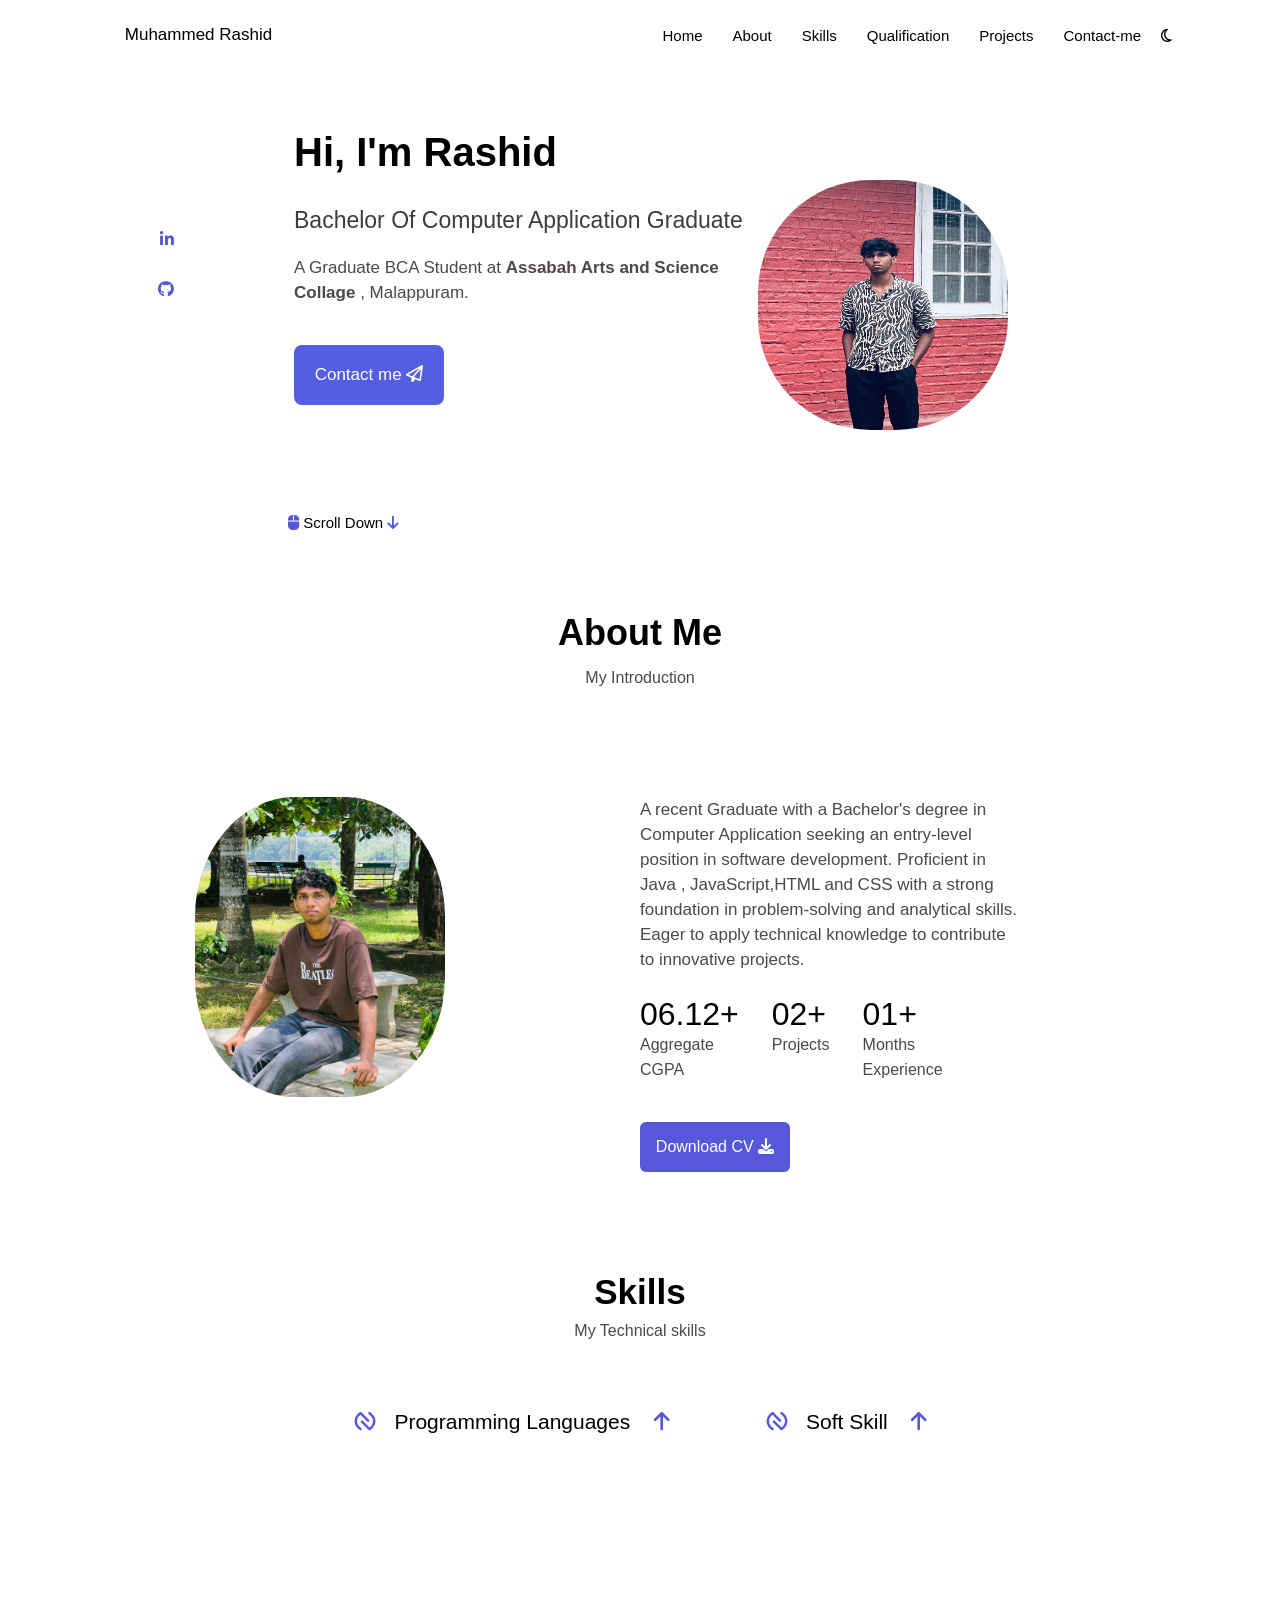
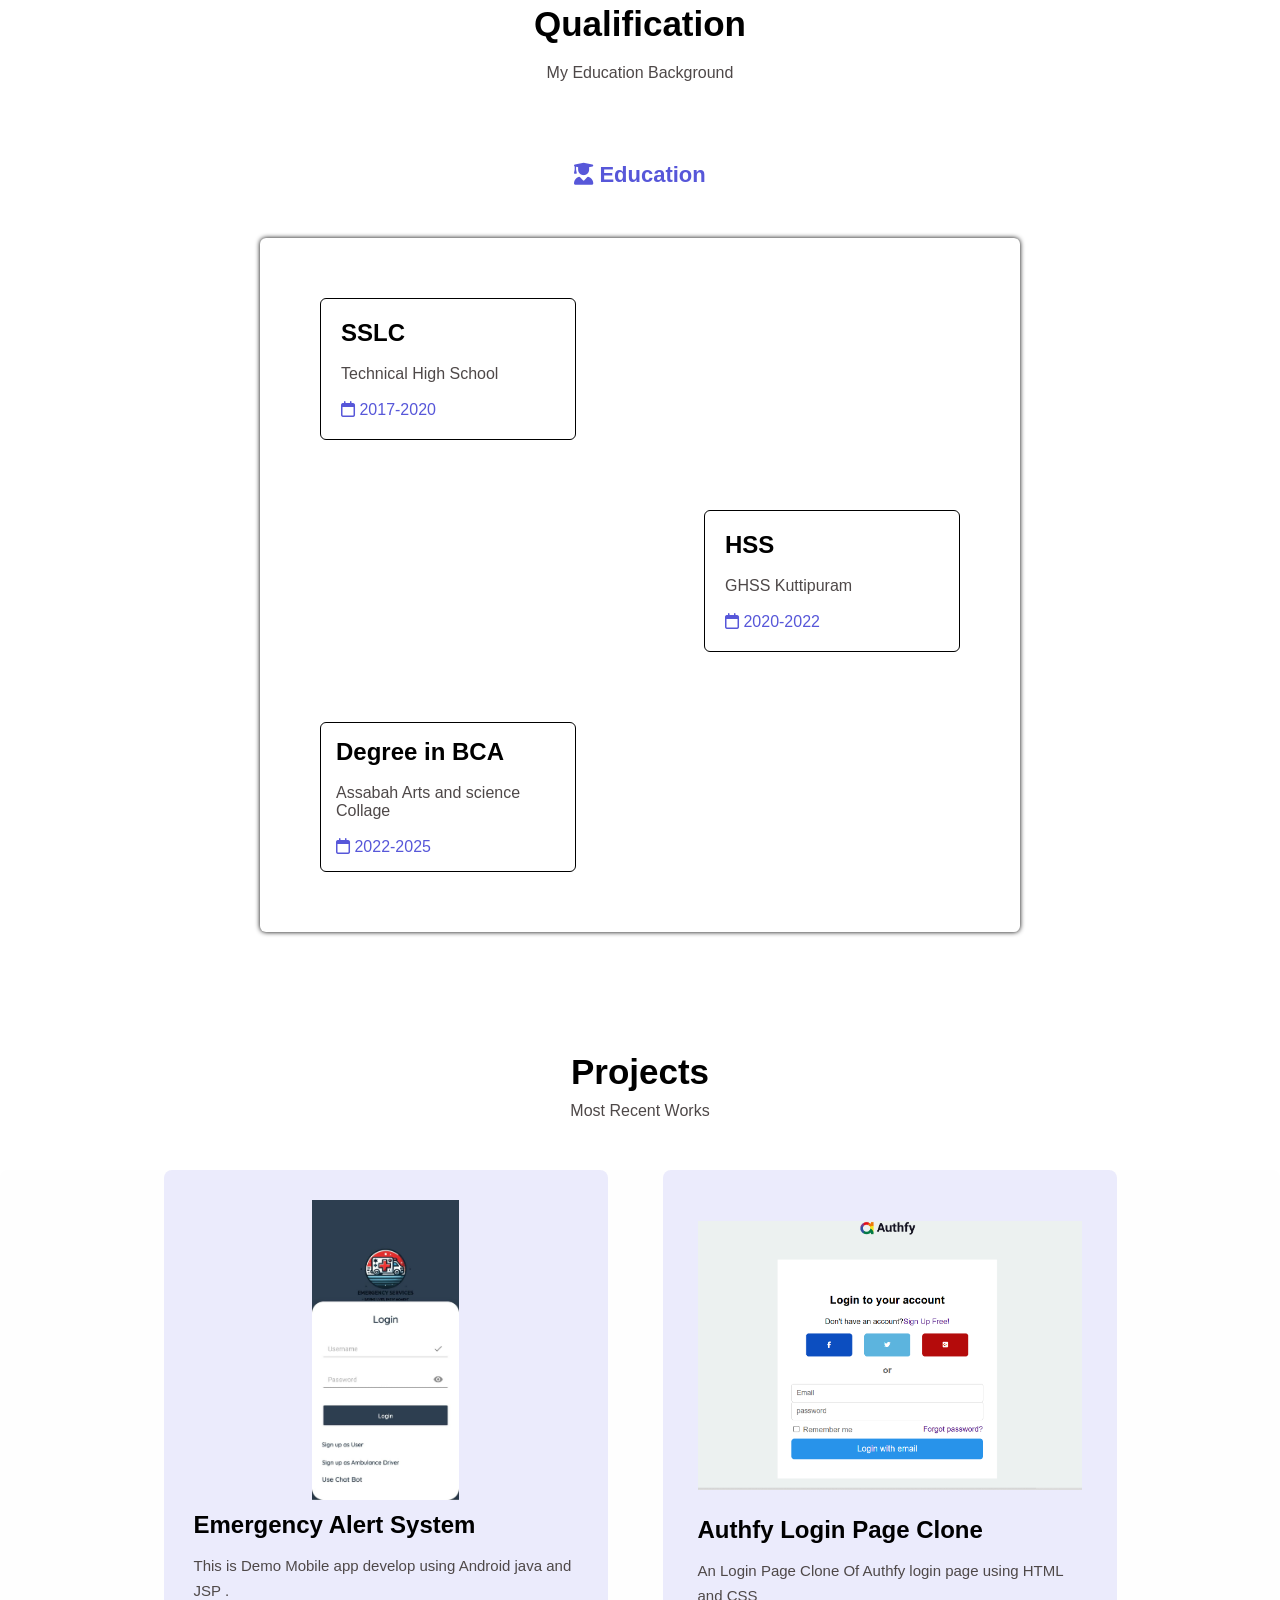
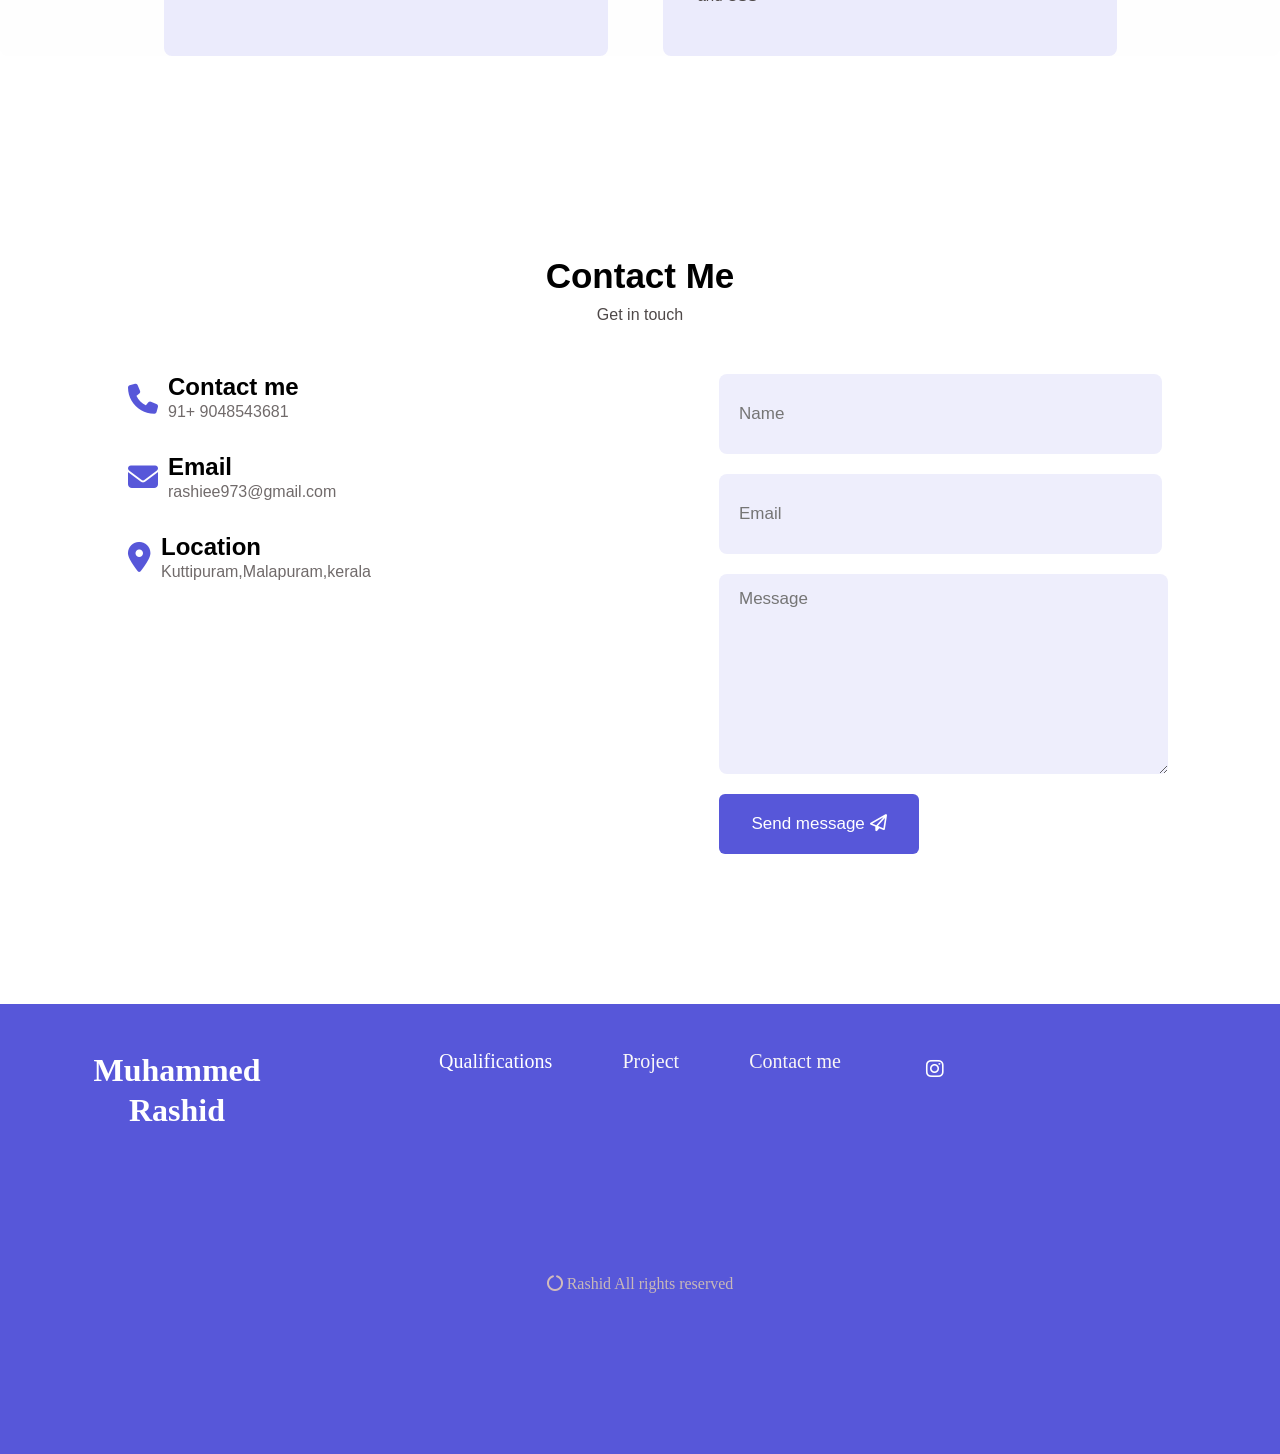
<file: index.html>
<!DOCTYPE html>

<head>

  <meta charset="UTF-8">
    <meta name="viewport" content="width=device-width, initial-scale=1.0">

  <title> mo rashid's portfolio </title>
  <link rel="stylesheet" href="header.css">
  <link rel="stylesheet" href="homepage.css">
  <link rel="stylesheet" href="about.css">
  <link rel="stylesheet" href="skill.css">
  <link rel="stylesheet" href="qualification.css">
  <link rel="stylesheet" href="project.css">
  <link rel="stylesheet" href="contact.css">
  <link rel="stylesheet" href="lastpage.css">
  <link rel="stylesheet" href="https://cdnjs.cloudflare.com/ajax/libs/font-awesome/6.7.2/css/all.min.css"
    integrity="sha512-Evv84Mr4kqVGRNSgIGL/F/aIDqQb7xQ2vcrdIwxfjThSH8CSR7PBEakCr51Ck+w+/U6swU2Im1vVX0SVk9ABhg=="
    crossorigin="anonymous" referrerpolicy="no-referrer" />
</head>

<body>


  <div id="container1">


    <div class="Navbar">
      <div class="leftsection">
        <p>Muhammed Rashid</p>
      </div>
      <div class="centersection">
        <a class="navkeys" href="#container1" style="text-decoration: none;">Home</a>
         <a class="navkeys" href="#container2" style="text-decoration: none;">About</a>
          <a class="navkeys" href="#container3" style="text-decoration: none;">Skills</a>
           <a class="navkeys" href="#container4" style="text-decoration: none;">Qualification</a>
            <a class="navkeys" href="#container5" style="text-decoration: none;">Projects</a>
             <a class="navkeys" href="#container6" style="text-decoration: none;">Contact-me</a>
        
      </div>
      <div class="rightsection">
        <i class="fa-regular fa-moon"></i>
      </div>

    </div>

    <div class="homepage">

      <div class="lefthome">
        <a style=" text-decoration: none;color:rgb(87, 87, 217); " href="https://www.linkedin.com/uas/login?session_redirect=https%3A%2F%2Fwww.linkedin.com%2Fin%2Fme"><i class="fa-brands fa-linkedin-in"></i></a>
        
        <!-- <br> -->
        <!-- <br> -->
        <a style=" text-decoration: none;color:rgb(87, 87, 217); " href="https://github.com/login"><i class="fa-brands fa-github"></i></i></a>
        
      </div>
      <div class="centerhome">
        <h1 class="self">Hi, I'm Rashid</h1>
        <p class="course">Bachelor Of Computer Application Graduate</p>
        <p class="collage">A Graduate BCA Student at <strong> Assabah Arts and Science Collage</strong> , Malappuram.
        </p>
        <button class="contactme" value="submit">Contact me <i class="fa-regular fa-paper-plane"></i></button>
      </div>

      <div class="righthome">
        <img src="rashi.jpeg">
      </div>

    </div>
    <div id="scroll">
      <a class="navkeys" href="#container2" style="text-decoration: none;"> <i class="fa-solid fa-computer-mouse" style="color:rgb(87, 87, 217);"></i> Scroll Down <i
          class="fa-solid fa-arrow-down"style="color:rgb(87, 87, 217);" ></i></a>
     
    </div>

  </div>


  <div id="container2">
    <div class="aboutme">
      <h1> About Me</h1>
    </div>
    <div class="myintro">
      <p> My Introduction</p>
    </div>
    <div class="intropage">
      <div class="introleft">
        <img src="rashiee.jpeg">
      </div>
      <div class="introright">
        <div class="introtop">
          <p> A recent Graduate with a Bachelor's degree in Computer Application seeking an entry-level position in
            software development. Proficient in  Java , JavaScript,HTML and CSS with a strong foundation in
            problem-solving and analytical skills. Eager to apply technical knowledge to contribute to innovative
            projects. </p>
        </div>
        <div class="introcenter">
          <div class="mark">
            <h1>06.12+</h1><br>
            <p>Aggregate<br>
              CGPA</p>
          </div>
          <div class="project">
            <h1>02+</h1><br>
            <p>Projects</p>
          </div>
          <div class="experiance">
            <h1>01+</h1><br>
            <p>Months<br>
              Experience</p>
          </div>

        </div>
        <div class="introbottom">
          <button class="downbtn" value="submit">Download CV <i class="fa-solid fa-download"></i> </button>
        </div>
      </div>
    </div>
    
  </div>



  <div id="container3">
    <div class="skills">
      <p>Skills</p>
    </div>
    <div class="tech">
      <p>My Technical skills</p>
    </div>
    <div class="skillmain">
      <details class="skill-1">
        <summary class="drp1">
          <i class="fa-brands fa-nfc-symbol" style="color: rgb(87, 87, 217);"></i></i>&nbsp;&nbsp; Programming Languages
          &nbsp;&nbsp; <i class="fa-solid fa-arrow-up" style="color: rgb(87, 87, 217);"></i>
        </summary>
        <ul class="pgrm-lng">
          <li>HTML/CSS</li>
          <li>Javascript</li>
          <li>C Language</li>
        </ul>
      </details>
      <details class="skill-2">
        <summary class="drp2">
          <i class="fa-brands fa-nfc-symbol" style="color: rgb(87, 87, 217);"></i> &nbsp;&nbsp;Soft Skill
          &nbsp;&nbsp; <i class="fa-solid fa-arrow-up" style="color: rgb(87, 87, 217);"></i>
        </summary>
        <ul>
          <li>Communication Skill</li>
          <li>Leadership</li>
          <li>Team work</li>
        </ul>
      </details>

    </div>
  </div>


  
  <div id="container4">

    <div class="qualification">
      <p>Qualification</p>
    </div>
    <div class="eduback">
      <p>My Education Background</p>
    </div>
    <div class="education">
      <p><i class="fa-solid fa-user-graduate" style="color: rgb(87, 87, 217);"></i> Education </p>
    </div>
    <div class="edupage">
      <div>
        <div class="school">
        <h2>SSLC</h2><br>
        <p class="institute">Technical High School</p><br>
        <p class="calender"><i class="fa-regular fa-calendar" style="color: rgb(87, 87, 217);"></i> 2017-2020</p>
      </div>
      </div>
      <div class="hs-school">
           <div class="high-school">
        <h2>HSS</h2><br>
        <p class="institute">GHSS Kuttipuram</p><br>
        <p class="calender"><i class="fa-regular fa-calendar" style="color: rgb(87, 87, 217);"></i> 2020-2022</p>
      </div>
      </div>
      <div>
            <div class="degree">
        <h2>Degree in BCA</h2><br>
        <p class="institute">Assabah Arts and science Collage</p><br>
        <p class="calender"><i class="fa-regular fa-calendar" style="color: rgb(87, 87, 217);"></i> 2022-2025</p>
      </div>
      </div>
      
   
  
     
    </div>

  </div>


  <div id="container5">

    <div class="project-2">
      <p> Projects</p>
    </div>
    <div class="recent">
      <p>Most Recent Works</p>
    </div>
    <div class="project-sheet">
      <div class="sheet-left">
       <div class="em-photo">  </div> 
       <div class="em-heading"><h2>Emergency Alert System</h2></div>
       <div class="em-desc"><p>This is Demo Mobile app develop using Android java and JSP .</p></div>
      </div>

      <div class="sheet-right">
      <div class="em-photo1"> </div> 
       <div class="em-heading" ><h2>Authfy Login Page Clone</h2></div>
       <div class="em-desc" ><p>An Login Page Clone Of Authfy login page using HTML and CSS</p></div>
      </div>
      </div>
    </div>




  <div id="container6">
    <div class="contact">
      <p>Contact Me</p>
    </div>
    <div class="touch">
      <p>Get in touch</p>
    </div>
    <div class="contact-main">
      <div class="contact-left">
        <div class="left1">
          <div class="icon1">
            <i class="fa-solid fa-phone" style="color: rgb(87, 87, 217); font-size: 30px;"></i>
          </div>
          <div class="d-icon-1">
            <h2>Contact me</h2>
            <span style="color:rgb(112, 106, 106) ; ">91+ 9048543681</span>
          </div>

        </div>
        <div class="left2">
          <div class="icon2">
            <i class="fa-solid fa-envelope" style="color: rgb(87, 87, 217); font-size: 30px; "></i>
          </div>
          <div class="d-icon-2">
            <h2>Email</h2>
            <span style="color:rgb(112, 106, 106);">rashiee973@gmail.com</span>
          </div>
        </div>
        <div class="left3">
          <div class="icon3">
            <i class="fa-solid fa-location-dot" style="color: rgb(87, 87, 217); font-size: 30px;"></i>
          </div>
          <div class="d-icon-3">
            <h2>Location </h2>
            <span style="color: rgb(112, 106, 106);">Kuttipuram,Malapuram,kerala</span>
          </div>

        </div>
      </div>
      <div class="contact-right">

        <input class="name-box" type="text" placeholder="Name">

        <input class="email-box" type="email" placeholder="Email">
        
        <textarea  name="" class="message-box" placeholder="Message"></textarea>
        
       

        <button id="send-btn" type="submit">Send message <i class="fa-regular fa-paper-plane"></i></button>

      </div>

    </div>
  </div>



  <div id="container7">
    <div class="last-main">
      <div class="last-left">
        <h1>Muhammed </h1>
         <h1> Rashid</h1>
        
      </div>
      <div class="last-center">
        <div>  <a style="color: rgb(255, 255, 255);font-size: 20px; text-decoration: none;" href="#container4">Qualifications</a></div>
        <div>  <a style="color:  rgb(250, 248, 248);font-size: 20px; text-decoration: none;" href="#container4">Project</a></div>
        <div>  <a style="color:  rgb(248, 245, 245);font-size: 20px; text-decoration: none;" href="#container6">Contact me</a></div>
      </div>
      <div class="last-right">
        <a style="color:  rgb(248, 245, 245);font-size: 20px; text-decoration: none;" href="https://www.instagram.com/_rashhid__?igsh=aTJ3OTkzeXFvczJj">  <i  class="fa-brands fa-instagram" style="color: white; font-size: 20px;"></i></a>
      
      </div>
    </div>
    <div class="last-bottom">
      <p><i class="fa-solid fa-circle-notch" style="color: #d1bbbb;"></i> Rashid All rights reserved</p>
    </div>


  </div>

</body>
</file>
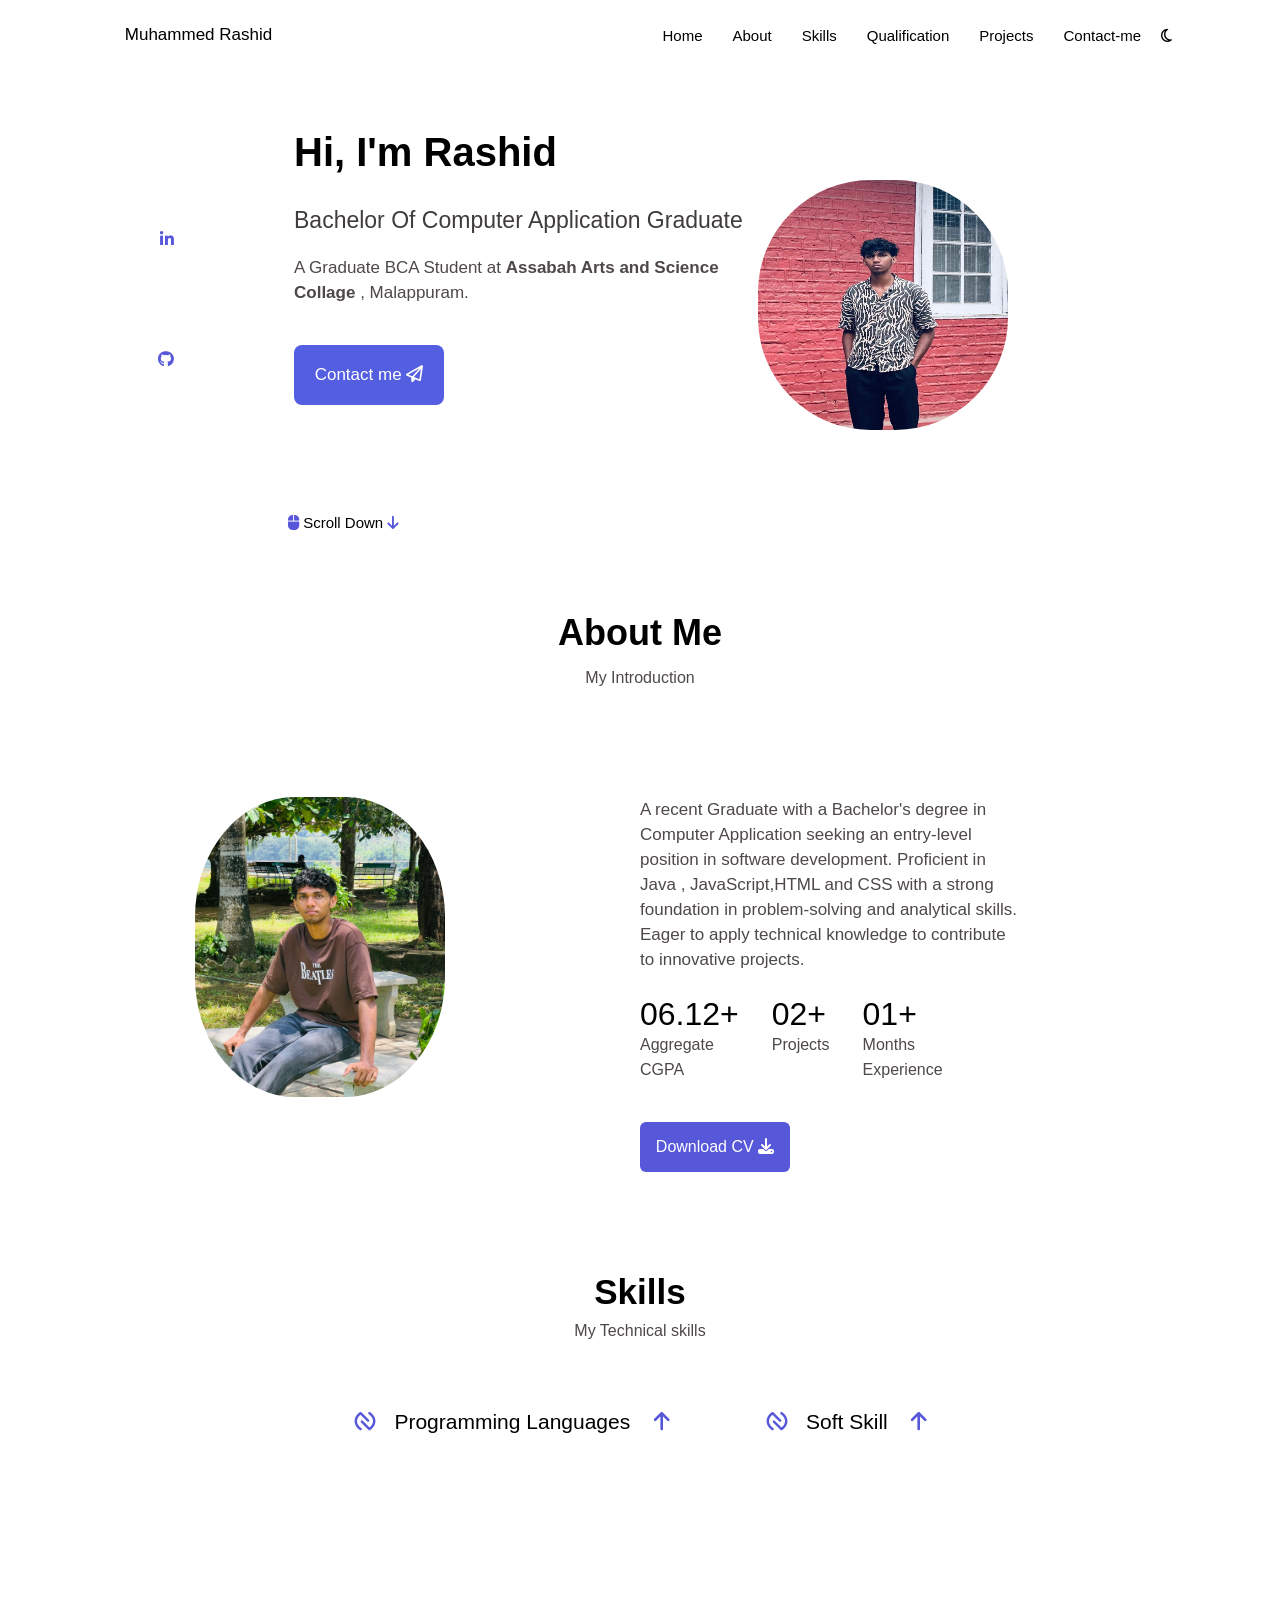
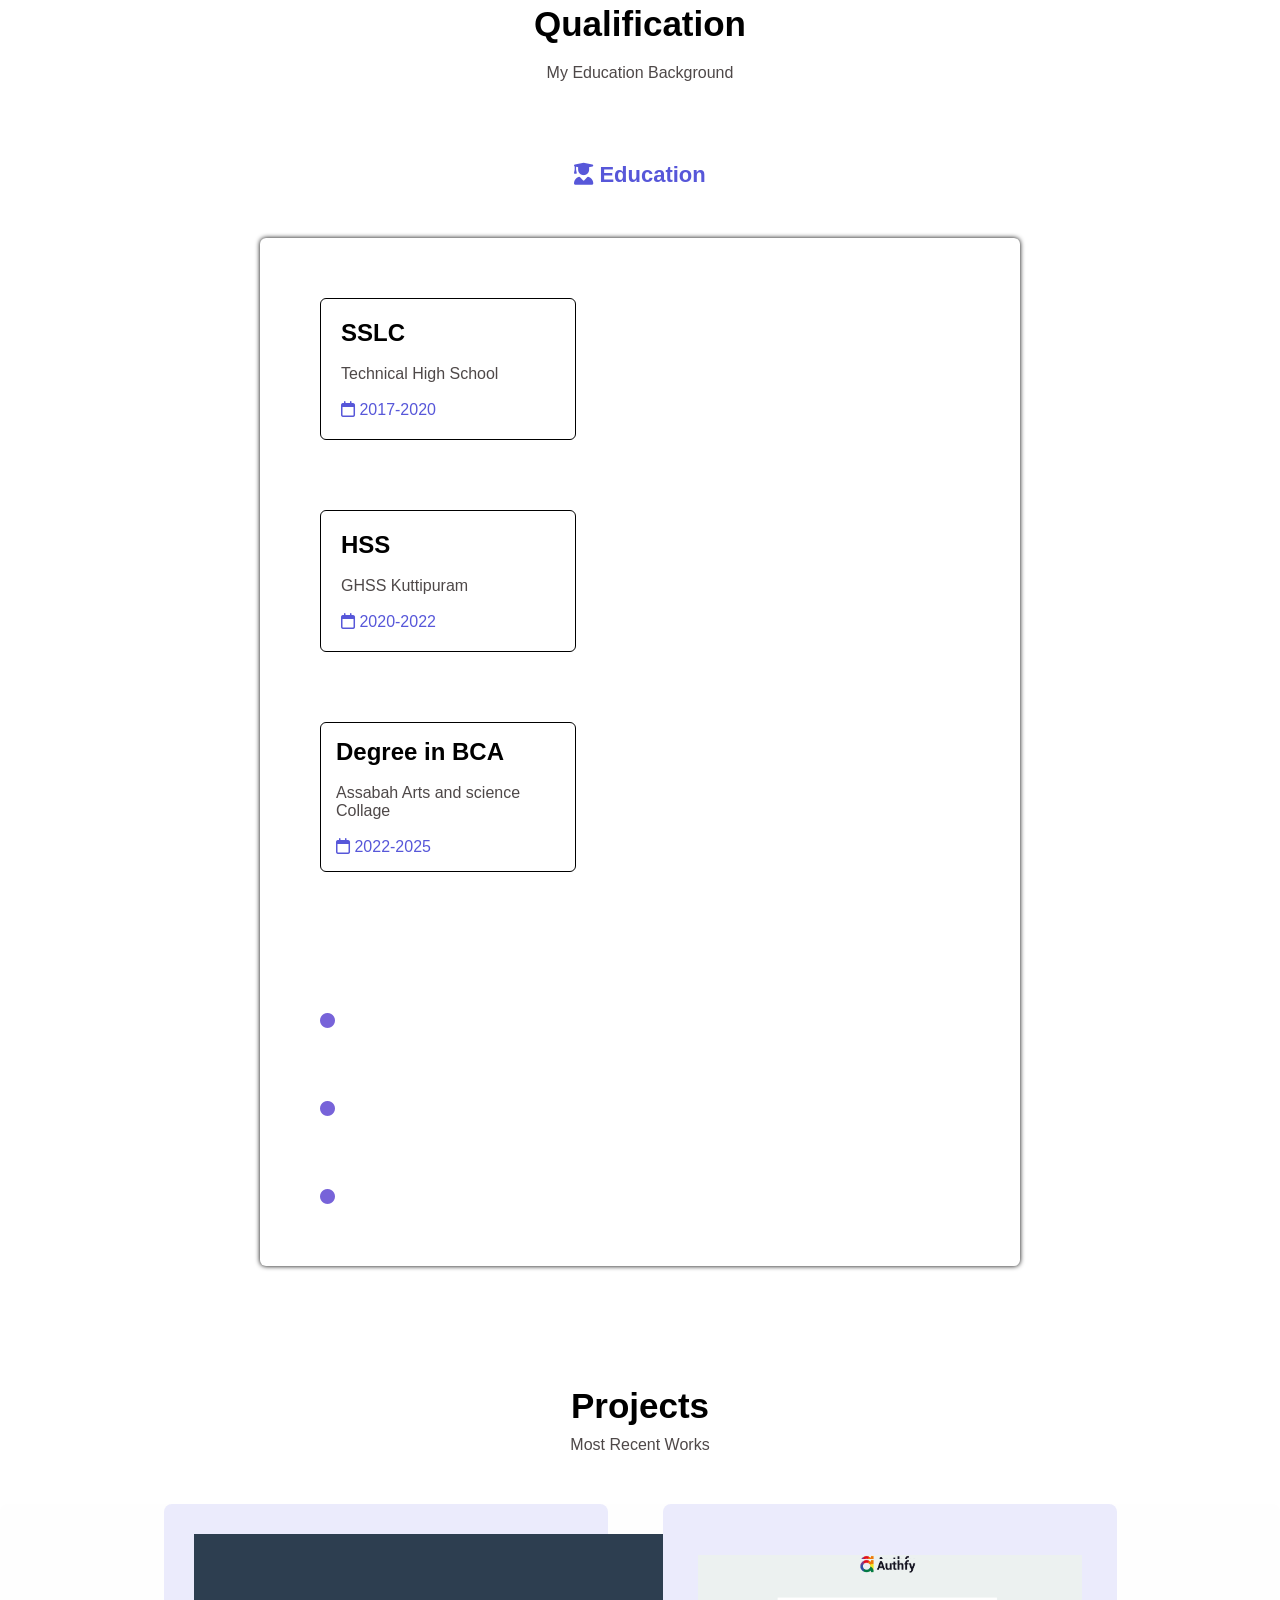
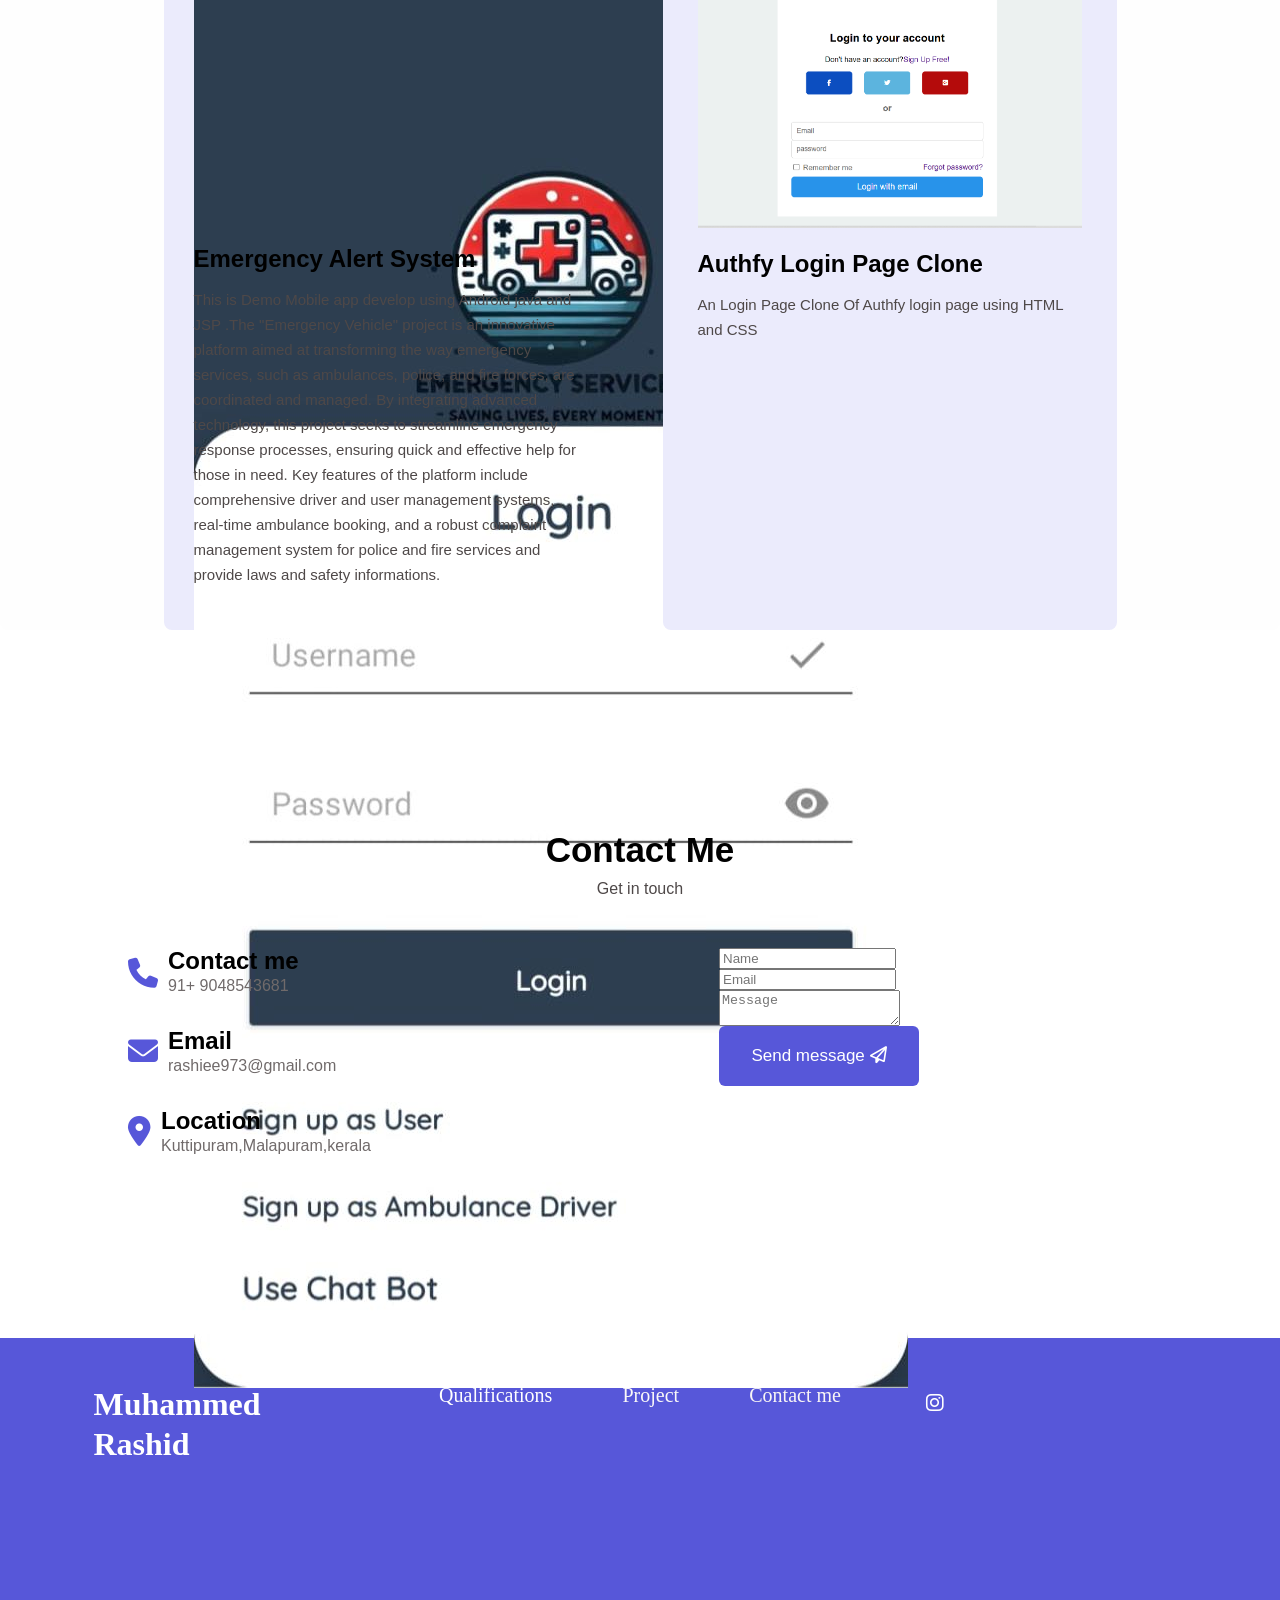
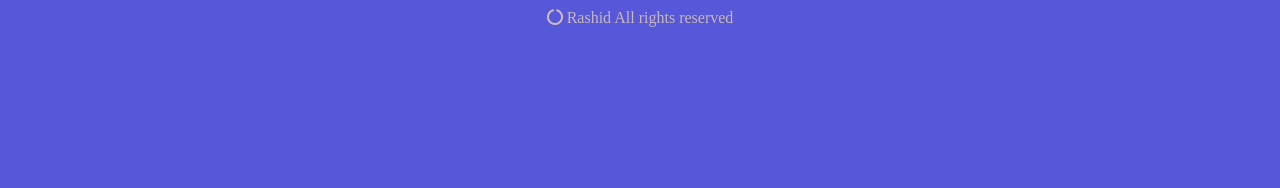
<file: portfolio.html>
<!DOCTYPE html>

<head>
  <title> mo rashid's portfolio </title>
  <link rel="stylesheet" href="header.css">
  <link rel="stylesheet" href="homepage.css">
  <link rel="stylesheet" href="about.css">
  <link rel="stylesheet" href="skill.css">
  <link rel="stylesheet" href="qualification.css">
  <link rel="stylesheet" href="project.css">
  <link rel="stylesheet" href="contact.css">
  <link rel="stylesheet" href="lastpage.css">
  <link rel="stylesheet" href="https://cdnjs.cloudflare.com/ajax/libs/font-awesome/6.7.2/css/all.min.css"
    integrity="sha512-Evv84Mr4kqVGRNSgIGL/F/aIDqQb7xQ2vcrdIwxfjThSH8CSR7PBEakCr51Ck+w+/U6swU2Im1vVX0SVk9ABhg=="
    crossorigin="anonymous" referrerpolicy="no-referrer" />
</head>

<body>
  <div id="container1">

    <div class="Navbar">
      <div class="leftsection">
        <p>Muhammed Rashid</p>
      </div>
      <div class="centersection">
        <a class="navkeys" href="#container1" style="text-decoration: none;">Home</a>
         <a class="navkeys" href="#container2" style="text-decoration: none;">About</a>
          <a class="navkeys" href="#container3" style="text-decoration: none;">Skills</a>
           <a class="navkeys" href="#container4" style="text-decoration: none;">Qualification</a>
            <a class="navkeys" href="#container5" style="text-decoration: none;">Projects</a>
             <a class="navkeys" href="#container6" style="text-decoration: none;">Contact-me</a>
        
      </div>
      <div class="rightsection">
        <i class="fa-regular fa-moon"></i>
      </div>

    </div>

    <div class="homepage">

      <div class="lefthome">
        <a style=" text-decoration: none;color:rgb(87, 87, 217); " href="https://www.linkedin.com/uas/login?session_redirect=https%3A%2F%2Fwww.linkedin.com%2Fin%2Fme"><i class="fa-brands fa-linkedin-in"></i></a>
        
        <br>
        <br>
        <a style=" text-decoration: none;color:rgb(87, 87, 217); " href="https://github.com/login"><i class="fa-brands fa-github"></i></i></a>
        
      </div>
      <div class="centerhome">
        <h1 class="self">Hi, I'm Rashid</h1>
        <p class="course">Bachelor Of Computer Application Graduate</p>
        <p class="collage">A Graduate BCA Student at <strong> Assabah Arts and Science Collage</strong> , Malappuram.
        </p>
        <button class="contactme" value="submit">Contact me <i class="fa-regular fa-paper-plane"></i></button>
      </div>
      <div class="righthome">
        <img src="rashi.jpeg">
      </div>

    </div>
    <div id="scroll">
      <a class="navkeys" href="#container2" style="text-decoration: none;"> <i class="fa-solid fa-computer-mouse" style="color:rgb(87, 87, 217);"></i> Scroll Down <i
          class="fa-solid fa-arrow-down"style="color:rgb(87, 87, 217);" ></i></a>
     
    </div>

  </div>
  <div id="container2">
    <div class="aboutme">
      <h1> About Me</h1>
    </div>
    <div class="myintro">
      <p> My Introduction</p>
    </div>
    <div class="intropage">
      <div class="introleft">
        <img src="rashiee.jpeg">
      </div>
      <div class="introright">
        <div class="introtop">
          <p> A recent Graduate with a Bachelor's degree in Computer Application seeking an entry-level position in
            software development. Proficient in  Java , JavaScript,HTML and CSS with a strong foundation in
            problem-solving and analytical skills. Eager to apply technical knowledge to contribute to innovative
            projects. </p>
        </div>
        <div class="introcenter">
          <div class="mark">
            <h1>06.12+</h1><br>
            <p>Aggregate<br>
              CGPA</p>
          </div>
          <div class="project">
            <h1>02+</h1><br>
            <p>Projects</p>
          </div>
          <div class="experiance">
            <h1>01+</h1><br>
            <p>Months<br>
              Experience</p>
          </div>

        </div>
        <div class="introbottom">
          <button class="downbtn" value="submit">Download CV <i class="fa-solid fa-download"></i> </button>
        </div>
      </div>
    </div>
    
  </div>
  <div id="container3">
    <div class="skills">
      <p>Skills</p>
    </div>
    <div class="tech">
      <p>My Technical skills</p>
    </div>
    <div class="skillmain">
      <details class="skill-1">
        <summary class="drp1">
          <i class="fa-brands fa-nfc-symbol" style="color: rgb(87, 87, 217);"></i></i>&nbsp;&nbsp; Programming Languages
          &nbsp;&nbsp; <i class="fa-solid fa-arrow-up" style="color: rgb(87, 87, 217);"></i>
        </summary>
        <ul class="pgrm-lng">
          <li>HTML/CSS</li>
          <li>Javascript</li>
          <li>C Language</li>
        </ul>
      </details>
      <details class="skill-2">
        <summary class="drp2">
          <i class="fa-brands fa-nfc-symbol" style="color: rgb(87, 87, 217);"></i> &nbsp;&nbsp;Soft Skill
          &nbsp;&nbsp; <i class="fa-solid fa-arrow-up" style="color: rgb(87, 87, 217);"></i>
        </summary>
        <ul>
          <li>Communication Skill</li>
          <li>Leadership</li>
          <li>Team work</li>
        </ul>
      </details>

    </div>
  </div>
  <div id="container4">

    <div class="qualification">
      <p>Qualification</p>
    </div>
    <div class="eduback">
      <p>My Education Background</p>
    </div>
    <div class="education">
      <p><i class="fa-solid fa-user-graduate" style="color: rgb(87, 87, 217);"></i> Education </p>
    </div>
    <div class="edupage">
      <div class="school">
        <h2>SSLC</h2><br>
        <p class="institute">Technical High School</p><br>
        <p class="calender"><i class="fa-regular fa-calendar" style="color: rgb(87, 87, 217);"></i> 2017-2020</p>
      </div>
      <div class="high-school">
        <h2>HSS</h2><br>
        <p class="institute">GHSS Kuttipuram</p><br>
        <p class="calender"><i class="fa-regular fa-calendar" style="color: rgb(87, 87, 217);"></i> 2020-2022</p>
      </div>
      <div class="degree">
        <h2>Degree in BCA</h2><br>
        <p class="institute">Assabah Arts and science Collage</p><br>
        <p class="calender"><i class="fa-regular fa-calendar" style="color: rgb(87, 87, 217);"></i> 2022-2025</p>
      </div>
      <div class="line"></div>
      <div class="round-1"><i class="fa-solid fa-circle" style="color: #7763d9; font-size: 15px"  ></i></div>
      <div class="round-2"><i class="fa-solid fa-circle" style="color: #7763d9; font-size: 15px"  ></i></div>
      <div class="round-3"><i class="fa-solid fa-circle" style="color: #7763d9; font-size: 15px"  ></i></div>
    </div>

  </div>
  <div id="container5">

    <div class="project-2">
      <p> Projects</p>
    </div>
    <div class="recent">
      <p>Most Recent Works</p>
    </div>
    <div class="project-sheet">
      <div class="sheet-left">
       <div class="em-photo">  <img src="Emegico.jpeg" alt=""></div> 
       <div class="em-heading"><h2>Emergency Alert System</h2></div>
       <div class="em-desc"><p>This is Demo Mobile app develop using Android java and JSP .The "Emergency Vehicle" project is an innovative platform aimed at transforming the way
emergency services, such as ambulances, police, and fire forces, are coordinated and managed.
By integrating advanced technology, this project seeks to streamline emergency response
processes, ensuring quick and effective help for those in need. Key features of the platform
include comprehensive driver and user management systems, real-time ambulance booking,
and a robust complaint management system for police and fire services and provide laws and
safety informations.</p></div>
      </div>
      <div class="sheet-right">
      <div class="em-photo1">  <img src="Authfy login.png" alt=""></div> 
       <div class="em-heading" ><h2>Authfy Login Page Clone</h2></div>
       <div class="em-desc" ><p>An Login Page Clone Of Authfy login page using HTML and CSS</p></div>
      </div>
      </div>
    </div>
  </div>
  <div id="container6">
    <div class="contact">
      <p>Contact Me</p>
    </div>
    <div class="touch">
      <p>Get in touch</p>
    </div>
    <div class="contact-main">
      <div class="contact-left">
        <div class="left1">
          <div class="icon1">
            <i class="fa-solid fa-phone" style="color: rgb(87, 87, 217); font-size: 30px;"></i>
          </div>
          <div class="d-icon-1">
            <h2>Contact me</h2>
            <span style="color:rgb(112, 106, 106) ; ">91+ 9048543681</span>
          </div>

        </div>
        <div class="left2">
          <div class="icon2">
            <i class="fa-solid fa-envelope" style="color: rgb(87, 87, 217); font-size: 30px; "></i>
          </div>
          <div class="d-icon-2">
            <h2>Email</h2>
            <span style="color:rgb(112, 106, 106);">rashiee973@gmail.com</span>
          </div>
        </div>
        <div class="left3">
          <div class="icon3">
            <i class="fa-solid fa-location-dot" style="color: rgb(87, 87, 217); font-size: 30px;"></i>
          </div>
          <div class="d-icon-3">
            <h2>Location </h2>
            <span style="color: rgb(112, 106, 106);">Kuttipuram,Malapuram,kerala</span>
          </div>

        </div>
      </div>
      <div class="contact-right">

        <input id="name-box" type="text" placeholder="Name">

        <input id="email-box" type="email" placeholder="Email">
        
        <textarea  name="" id="message-box" placeholder="Message"></textarea>
        
       

        <button id="send-btn" type="submit">Send message <i class="fa-regular fa-paper-plane"></i></button>

      </div>

    </div>
  </div>
  <div id="container7">
    <div class="last-main">
      <div class="last-left">
        <h1>Muhammed <br>Rashid</h1>
        
      </div>
      <div class="last-center">
        <div>  <a style="color: rgb(255, 255, 255);font-size: 20px; text-decoration: none;" href="#container4">Qualifications</a></div>
        <div>  <a style="color:  rgb(250, 248, 248);font-size: 20px; text-decoration: none;" href="#container4">Project</a></div>
        <div>  <a style="color:  rgb(248, 245, 245);font-size: 20px; text-decoration: none;" href="#container6">Contact me</a></div>
      </div>
      <div class="last-right">
        <a style="color:  rgb(248, 245, 245);font-size: 20px; text-decoration: none;" href="https://www.instagram.com/_rashhid__?igsh=aTJ3OTkzeXFvczJj">  <i  class="fa-brands fa-instagram" style="color: white; font-size: 20px;"></i></a>
      
      </div>
    </div>
    <div class="last-bottom">
      <p><i class="fa-solid fa-circle-notch" style="color: #d1bbbb;"></i> Rashid All rights reserved</p>
    </div>


  </div>

</body>
</file>
<file: header.css>
*{
    margin: 0;
    
}

.Navbar{
    width: 100%;
    height: 70px;
    background-color: rgb(255, 255, 255);
    display: flex;
    flex-direction: row;
    color: rgb(0, 0, 0);
    font-family: Arial, Helvetica, sans-serif;
    position: fixed;
    top: 0;
    z-index: 10;
    font-size: 17px;
}
.leftsection{
    width: 25%;
    display: flex;
    flex-direction: row;
    justify-content: center;
    align-items: center;
    font-size: 17px;
    cursor: pointer;
    white-space: nowrap;
}
.leftsection:hover{
    color:  rgb(83, 94, 225) ;

}
.centersection{
    width: 45%;
    display: flex;
    flex-direction: row;
    gap: 40px;
    
    align-items: center;
   
    margin-left: 150px;
    white-space: nowrap;
}
.rightsection{
    width: 10%;
    display: flex;
    flex-direction: row;
    align-items: center;
    justify-content: start;
    margin-left: 0px;
    cursor: pointer;
}
.rightsection:hover{
    color:  rgb(83, 94, 225)  ;
}
.navkeys{
    color: black;
    cursor: pointer;
}
.navkeys:hover{
 color:rgb(83, 94, 225)  

}

/* ============================================================================================================== */

@media (max-width:768px) {

    
    .leftsection{
        width: 30%;
        margin-left: 60px;
        font-size: 15px;
    }   
    .centersection{
        width: 60%;
        margin-left: 50px;
        font-size: 13px;
        display: flex;
        justify-content: end;
        gap: 20px;
        
       
    }
    .rightsection{
        width: 10%;
        font-size: 13px;
        margin-left: 20px;
       
    }

}

@media only screen and (max-width: 1330px) and (min-width: 769px) {
    .leftsection{
        width: 30%;
        margin-left: 20px;
        font-size: 17px;
    }   
    .centersection{
        width: 60%;
        margin-left: 50px;
        font-size: 15px;
        display: flex;
        justify-content: end;
        gap: 30px;
        
       
    }
    .rightsection{
        width: 10%;
        font-size: 15px;

        margin-left: 20px;
       
    }
}
@media (max-width: 660px) {
    .centersection,.rightsection{
        display: none;
    }
}
</file>
<file: homepage.css>
#container1{
    background-color: rgb(255, 255, 255);
    width: 100%;
    /* height: 105vh; */
    font-family: Arial, Helvetica, sans-serif;
   
}
.homepage{
    background-color:rgb(255, 255, 255);
    width: 100%;
    /* height: 70vh; */
    display: flex;
    flex-direction: row;
    justify-content: center;
    /* margin: auto; */
    margin-top: 70px;
    /* margin-left: 50px; */

    

}
.lefthome{
    width: 15%;
    line-height: 20px;
    display: flex;
    flex-direction: column;
    gap: 30px;
    /* justify-content: center; */
    text-align: end;
    color: rgb(83, 94, 225);
    padding-top: 160px;
    /* padding-left: 15px; */
    
    

}
.centerhome{
    width: 40%;
    line-height: 30px;
    padding-top: 40px;
    margin-left: 120px;

}
.self{
    width: 100%;
    color: rgb(0, 0, 0);
    /* margin-top: 20px; */
    padding-top: 20px;
    line-height: 45px;
    font-size: 40px;
    /* white-space: nowrap; */
}
.course{
    color: rgb(64, 60, 60);
    padding-top: 30px;
    font-size:23px ;
    
}
.collage{
     color:   rgb(78, 72, 72);
     padding-top: 20px;
     /* width: 300px; */
     line-height: 25px;
     font-size: 17px;
}
.contactme{
    width: 150px;
    align-items: center;
    color: white;
    background-color: rgb(83, 94, 225);
    margin-top: 40px;
    height: 60px;
    border-radius: 8px;
    border: none;
    font-size: 17px;
    cursor: pointer;

}
.contactme:hover{
    background-color: rgb(36, 46, 188) ;
}
.righthome{
    width: 45%;
    object-position: center;
    /* margin-left: 100px; */
    margin-top: 110px;
}
.righthome img{
    width: 300px;
    height: 300px;
    background-color: white;
    border-radius: 45%;
}
#scroll{
    margin-top: 80px;
    margin-left: 288px;
    font-size: 15px;
    display: inline-block;
}
#scroll:hover{
    font-size: 17px;
}

/* ============================================================================================================= */

@media(max-width:768px){
    .homepage{
        width: 100%;
        margin-left: 0px;
    }
    .lefthome{
        margin-top:20px ;
        padding-left: 0;
    }
    .centerhome{
        margin-left: 30px;
        margin-top: 30px;
        line-height: 30px;
    }
    .righthome{
        margin-left: 45px;
        height: 300px;
    }
    .righthome img{
        width: 200px;
        height: 200px;
    }
    #scroll{
        margin-top: 130px;
        margin-left: 100px;
    }
}
@media only screen and (max-width: 1330px) and (min-width: 769px){
     .righthome img{
        width: 250px;
        height: 250px;
    }
}
@media (max-width:550px){
    .homepage{
        flex-direction: column-reverse;
        align-items: center;
    }
    .lefthome{
        display: none;
    }
    .righthome{
        height: 150px;
        margin-top: 20px;

    }
}
</file>
<file: about.css>
#container2 {
    background-color: rgb(255, 255, 255);
    width: 100%;
    /* height: 130vh; */
    font-family: Arial, Helvetica, sans-serif;
    position: relative;
    margin-bottom: 100px;

}

.aboutme {
    display: flex;
    justify-content: center;
    padding-top: 80px;
    font-size: large;
}

.myintro {
    padding-top: 15px;
    display: flex;
    justify-content: center;
    color: rgb(78, 72, 72);
    padding-bottom: 10px;
    margin-bottom: 50px;
}

.intropage {
    width: 100%;
    margin-bottom: 100px;
    /* height: 120vh; */
    display: flex;
    flex-direction: row;
}

.introleft {
    width: 50%;
    margin-top: 50px;
    display: flex;
    justify-content: center;
  



}

.introleft img {
    
    background-color: white;
    border-radius: 40%;
       width: 250px;
        height: 300px;


}

.introright {
    width: 50%;
   
    margin-top: 50px;
    display: inline-block;

}

.introtop {
    width: 60%;
    line-height: 25px;
    color: rgb(78, 72, 72);
    margin-bottom: 30px;
    font-size: 17px;
    display: inline-block;
}

.introcenter {
    display: flex;
    gap: 30px;
    width: 330px;
    margin-bottom: 40px;
    line-height: 25px;
    gap: 10%;
   
}

.introcenter p {
    color: rgb(78, 72, 72);
    display: inline-block;
}

.introcenter h1 {

    font-weight: lighter;
    display: inline-block;
}

.introbottom {
    margin-top: 0;
    display: inline-block;

}

.downbtn {
    width: 150px;
    height: 50px;
    font-size: 16px;
    background-color: rgb(87, 87, 217);
    color: white;
    border-radius: 6px;
    border: none;
    cursor: pointer;
}

.downbtn:hover {
    background-color: rgb(45, 45, 229);
}

/* =============================================================================================================== */

@media(max-width:768px) {
    .introleft img {
        width: 200px;
        height: 250px;
    }
   
}
@media (max-width: 630px){
    .intropage{
        flex-direction: column;
        align-items: center;
    }
    .introleft{
        margin-top: 0px;
    }
    .introcenter{
        display: flex;
        flex-direction: column;
        gap: 30px;
        width: 40%;
    }
    .introtop{
        width: 100%;
    }
}
</file>
<file: skill.css>
#container3 {
    background-color: rgb(255, 255, 255);
    width: 100%;
    /* height: 80vh; */
    font-family: Arial, Helvetica, sans-serif;
    margin-bottom: 150px;
}

.skills {
    display: flex;
    flex-direction: row;
    justify-content: center;
    margin-top: 20px;
    font-size: 35px;
    font-weight: bold;
    margin-bottom: 10px;
}

.tech {
    display: flex;
    justify-content: center;
    margin-top: 10px;
    color: rgb(78, 72, 72);
}

summary,
ul {
    list-style: none;

}

details[open] i.fa-arrow-up {
    transform: rotate(180deg);
}

summary i.fa-arrow-up {
    transition: 0.2s ease;
}

li {
    margin-top: 40px;
}

.skillmain {
    width: 100%;
    display: flex;
    flex-direction: row;
    justify-content: center;

    margin-top: 70px;
    gap: 150px;
}

.drp1 {
    font-size: 23px;
    cursor: pointer;
}

.drp2 {
    font-size: 23px;
    cursor: pointer;
}

.pgrm-lng {
    transition: 1s ease;
}

/* =============================================================================================================== */

@media(max-width:768px) {
    .skillmain {

        gap: 75px;

        flex-direction: column;
        align-items: center;
    }
}

@media only screen and (max-width: 1330px) and (min-width: 769px) {
    .skillmain {

        gap: 95px;
    }

    .drp1,
    .drp2 {
        font-size: 21px;
    }
}

@media (max-width:630px) {
    .skillmain {
        gap: 65px;
        flex-direction: column;

    }

    .drp1,
    .drp2 {
        font-size: 18px;
    }

}

@media (max-width:500px) {
    .skillmain {
        gap: 50px;
    }

    .drp1,
    .drp2 {
        font-size: 16px;
    }
}

@media (max-width: 420px) and (min-width: 320px) {
    .skillmain {
        gap: 40px;
    }

    .drp1,
    .drp2 {
        font-size: 14px;
    }

}
</file>
<file: qualification.css>
html{
    scroll-behavior: smooth;
}
#container4{
     background-color: rgb(255, 255, 255);
    width: 100%;
    /* height: 180vh;  */
    display: flex;
    flex-direction: column;
    align-items: center;
    
    font-family: Arial, Helvetica, sans-serif;  
 }       
 .qualification{
    display: flex;
    justify-content: center;
    margin-top: 20px;
    font-size: 35px;
    font-weight: bold;
    margin-bottom: 10px;
}
.eduback{
    display: flex;
    justify-content: center;
    margin-top: 10px;
    color:  rgb(78, 72, 72) ;  
}
.education{
    display: flex;
    justify-content: center;
    margin-top: 80px;
    color:  rgb(87, 87, 217) ;  
    font-size: 22px;
    font-weight: 550 ;
    cursor: pointer;

}
.edupage{
    width: 50%;
    height: 100%;
    background-color: white;
    margin-top: 50px;
    /* margin-left: 16%; */
    display: flex;
    flex-direction: column;
    gap: 70px;
    padding: 60px;
    /* position: relative; */
    box-shadow: 0 0 5px black;
    border-radius: 6px;
    margin-bottom: 100px;
    
}
.school{
    width: 40%;
    height: 95%;
    
    color: rgb(0, 0, 0);
    background-color: white;
    padding: 20px;
    box-sizing: border-box; 
    border-radius: 6px;
    border: 1px solid  rgb(0, 0, 0);
}
.hs-school{
    display: flex;
    flex-direction: row;
    justify-content: end;
}
.high-school{
    width: 40%;
    height: 95%;
    color: rgb(0, 0, 0);
     background-color: white;
     padding: 20px;
    box-sizing: border-box; 
    border-radius: 6px;
    border: 1px solid  rgb(0, 0, 0);
}
.degree{
    width: 40%;
    height: 95%;
 
    color: rgb(0, 0, 0);
     background-color: white;
     padding: 15px;
    box-sizing: border-box;
    border-radius: 6px;
    border: 1px solid  rgb(0, 0, 0);

}

    
   
   

.calender{
    color: rgb(87, 87, 217);
}
.institute{
    color:  rgb(78, 72, 72) ;
}



/* ================================================================================================================ */
@media(max-width:768px){
    
    .school{
      width: 60%;
    }
    .high-school{
      width: 60%;
    }
    .degree{
      width: 60%;
    }
}
@media(max-width:768px){
    .school{
      width: 100%;
    }
    .high-school{
      width: 100%;
    }
    .degree{
      width: 100%;
    } 
}
</file>
<file: project.css>
#container5{
    background-color: rgb(255, 255, 255);
    width: 100%;
    /* height: 150vh; */
    font-family: Arial, Helvetica, sans-serif;

    }
    .project-2{
    display: flex;
    justify-content: center;
    margin-top: 20px;
    font-size: 35px;
    font-weight: bold;
    margin-bottom: 10px;
}
.recent{
    display: flex;
    justify-content: center;
    margin-top: 10px;
    color:  rgb(78, 72, 72) ;  
}
.project-sheet{
    width: 100%;
    /* height: 100vh; */
    background-color: rgb(254, 254, 254);
    border-radius: 8px;
    /* position: relative; */
    /* left: 17%; */
    /* top: 5%; */
    display: flex;
    flex-direction: row;
    justify-content: center;
    margin-top: 50px;
    gap: 55px;
    margin-bottom: 200px;
    
}
.sheet-left{
    width: 30%; 
    /* height: 80; */
    padding-top: 35px;
    padding: 30px;

    display: flex;
    align-items: center;
    justify-content: center;
    flex-direction: column;
    line-height: 50px;
    display: inline-block;
    border-radius: 8px;
    background-color: rgb(235, 235, 252);

    

}
.sheet-right{
    width: 30%;
    /* height: 80vh; */
    padding-top: 35px;
    padding: 35px;
    display: flex;
    flex-direction: column;
    line-height: 50px;
    display:inline-block ;
    border-radius: 8px;
    background-color: rgb(235, 235, 252);
    
}
.em-photo{
    width: 100%;
    height: 300px;
    background-image: url('Emegico.jpeg');
    background-size: cover;
    background-size: contain;
    background-position: center;
    background-repeat: no-repeat;
}
.em-photo1{
    width: 100%;
    height: 300px;
    background-image: url('Authfy\ login.png');
    background-size: cover;
    background-size: contain;
    background-position: center;
    background-repeat: no-repeat;
}

.em-photo1 img{
    width: 100%;
     margin-top: 20px;
    /* height: 350px; */
}
.em-heading {
    /* width: 400px;     */

    display: inline-block;
    
}
.em-desc{
   
     
    font-size: 15px;
    color:  rgb(78, 72, 72);
    display: inline-block;
    line-height: 25px;
}
/* ============================================================================================================== */

@media (max-width:768px){
     
     .em-photo img{
        width: 225px;
        height: 230px;

     }
     .em-photo1 img{
        width: 236px;
        height: 290px;
        
     }
     .em-heading{
        font-size: 13px;
  
     }
     .em-desc{
       
        font-size: 13px;
        line-height: 20px;
     }

}
@media(max-width:630px){
    .project-sheet{
        flex-direction: column;
        align-items: center;
    }
    .sheet-left,.sheet-right{
        width: 50%;
    }
}
</file>
<file: contact.css>
#container6 {
    background-color: rgb(255, 255, 255);
    width: 100%;
    /* height: 120vh; */
    font-family: Arial, Helvetica, sans-serif;
    margin-bottom: 150px;
}

.contact {
    display: flex;
    justify-content: center;
    margin-top: 20px;
    font-size: 35px;
    font-weight: bold;
    margin-bottom: 10px;
}

.touch {
    display: flex;
    justify-content: center;
    margin-top: 10px;
    color: rgb(78, 72, 72);
}

.contact-main {
    width: 100%;
    /* height: 90vh; */
    margin-top: 50px;
    /* margin-left: 16%; */
    background-color: rgb(255, 255, 255);
    display: flex;
    justify-content: center;
    gap: 30px;
    /* padding: 10%; */
}
.contact-left{
    width: 50%;
      display: flex;
    flex-direction: column;
    align-items: start;
    margin-left: 10%;
    
    

}
.contact-right{
    width: 50%;
    display: flex;
    flex-direction: column;
    align-items: start;
}

.left1 {
    /* width: 100%; */
    height: 50px;
    display: flex;
    gap: 10px;
    margin-bottom: 30px;
    

}

.icon1 {
    height: 50px;
    display: inline-block;
    display: flex;
    padding-top: 10px;

}

.left2 {
    /* width: 100%; */
    height: 50px;
    display: flex;
    gap: 10px;
    margin-bottom: 30px;
}

.icon2 {
    height: 50px;
    display: inline-block;
    display: flex;
    padding-top: 8px;

}

.left3 {
    /* width: 100%; */
    height: 50px;
    display: flex;
    gap: 10px;
    margin-bottom: 30px;
}

.icon3 {
    height: 50px;
    display: inline-block;
    display: flex;
    padding-top: 8px;

}

.d-icon-1 {
    line-height: 25px;
}

.d-icon-2 {
    line-height: 25px;
}

.d-icon-3 {
    line-height: 25px;
}

.name-box {
    width: 75%;
    height: 78px;
    background-color: rgb(238, 238, 252);
    border-radius: 8px;
    color: rgb(106, 106, 124);
    font-size: 17px;
    border: none;
    margin-bottom: 20px;
    padding-left: 20px;


}

.email-box {
    width: 75%;
    height: 78px;
    background-color: rgb(238, 238, 252);
    border-radius: 8px;
    color: rgb(106, 106, 124);
    font-size: 17px;
    border: none;
    margin-bottom: 20px;
    padding-left: 20px;

}

.message-box {
    width: 80%;
    height: 200px;
    background-color: rgb(238, 238, 252);
    border-radius: 8px;
    color: rgb(106, 106, 124);
    font-size: 17px;
    border: none;
    margin-bottom: 20px;
    padding-left: 20px;
    padding-top: 15px;
    padding-right: 20px;
    box-sizing: border-box;
    font-family: Arial, Helvetica, sans-serif;


}

#send-btn {
    width: 200px;
    height: 60px;
    background-color: rgb(87, 87, 217);
    color: white;
    border: none;
    border-radius: 6px;
    font-size: 17px;
    cursor: pointer;
}

#send-btn:hover {
    background-color: rgb(61, 61, 245);
}

/* ============================================================================================================= */

@media(max-width:430px) {
    .contact-left{
        margin-left: 0px;
    }
   
}
@media(max-width:630px){
    .contact-main{
        flex-direction: column;
        align-items: center;
    }
    .name-box,.message-box,.email-box{
        width: 90%;
    }

   .contact-left,.contact-right{
    width: 70%;
    }
    #send-btn {
    width: 150px;
    height: 50px;
    }

}
</file>
<file: lastpage.css>
#container7 {
  width: 100%;
  height: 50vh;
  background-color: rgb(87, 87, 217);
  color: white;
}

.last-main {
  width: 100%;
  height: 50%;
  display: flex;
  gap: 50px;
  padding-top: 46px;


}

.last-left {
  width: 30%;
  display: flex;
  flex-direction: column;
  align-items: center;
  line-height: 40px;
  
}

.last-center {
  width: 40%;
  display: flex;
  justify-content: space-around;

}

.last-right {
  width: 30%;
  display: flex;
  justify-content: flex-start;
  padding-top: 8px;

}

.last-bottom {
  width: 100%;
  display: flex;
  justify-content: center;
  color: rgb(200, 184, 184);
}

/* ================================================================================================================ */
@media(max-width:768px) {
  .last-right {
    width: 15%;
  }

  .last-left {
    margin-left: 30px;
  }
}

@media(max-width:700px) {
  .last-center {
    display: flex;
    flex-direction: column;
  }

  .last-left {
    margin-left: 30px;
    font-size: 15px;
  }
}

@media(max-width:630px) {
  .last-left {
    font-size: 14px;

  }
}

@media(max-width:425px) {
  .last-left {
    font-size: 13px;

  }
}
@media(max-width:375px) {
  .last-main{
    display: flex;
    flex-direction: column;
     gap: 10px;
    padding-top: 20px;
    align-items: center;
  }
  .last-center{
    display: flex;
    flex-direction: row;
    justify-content: center;
    font-size: 10px;
    gap: 10px;
    width: 100%;
   
  }
  .last-left {
   flex-direction: row;
   justify-content: end;
   font-size: 13px;
   gap: 10px;
   padding-left: 30%;

  }
}
</file>
